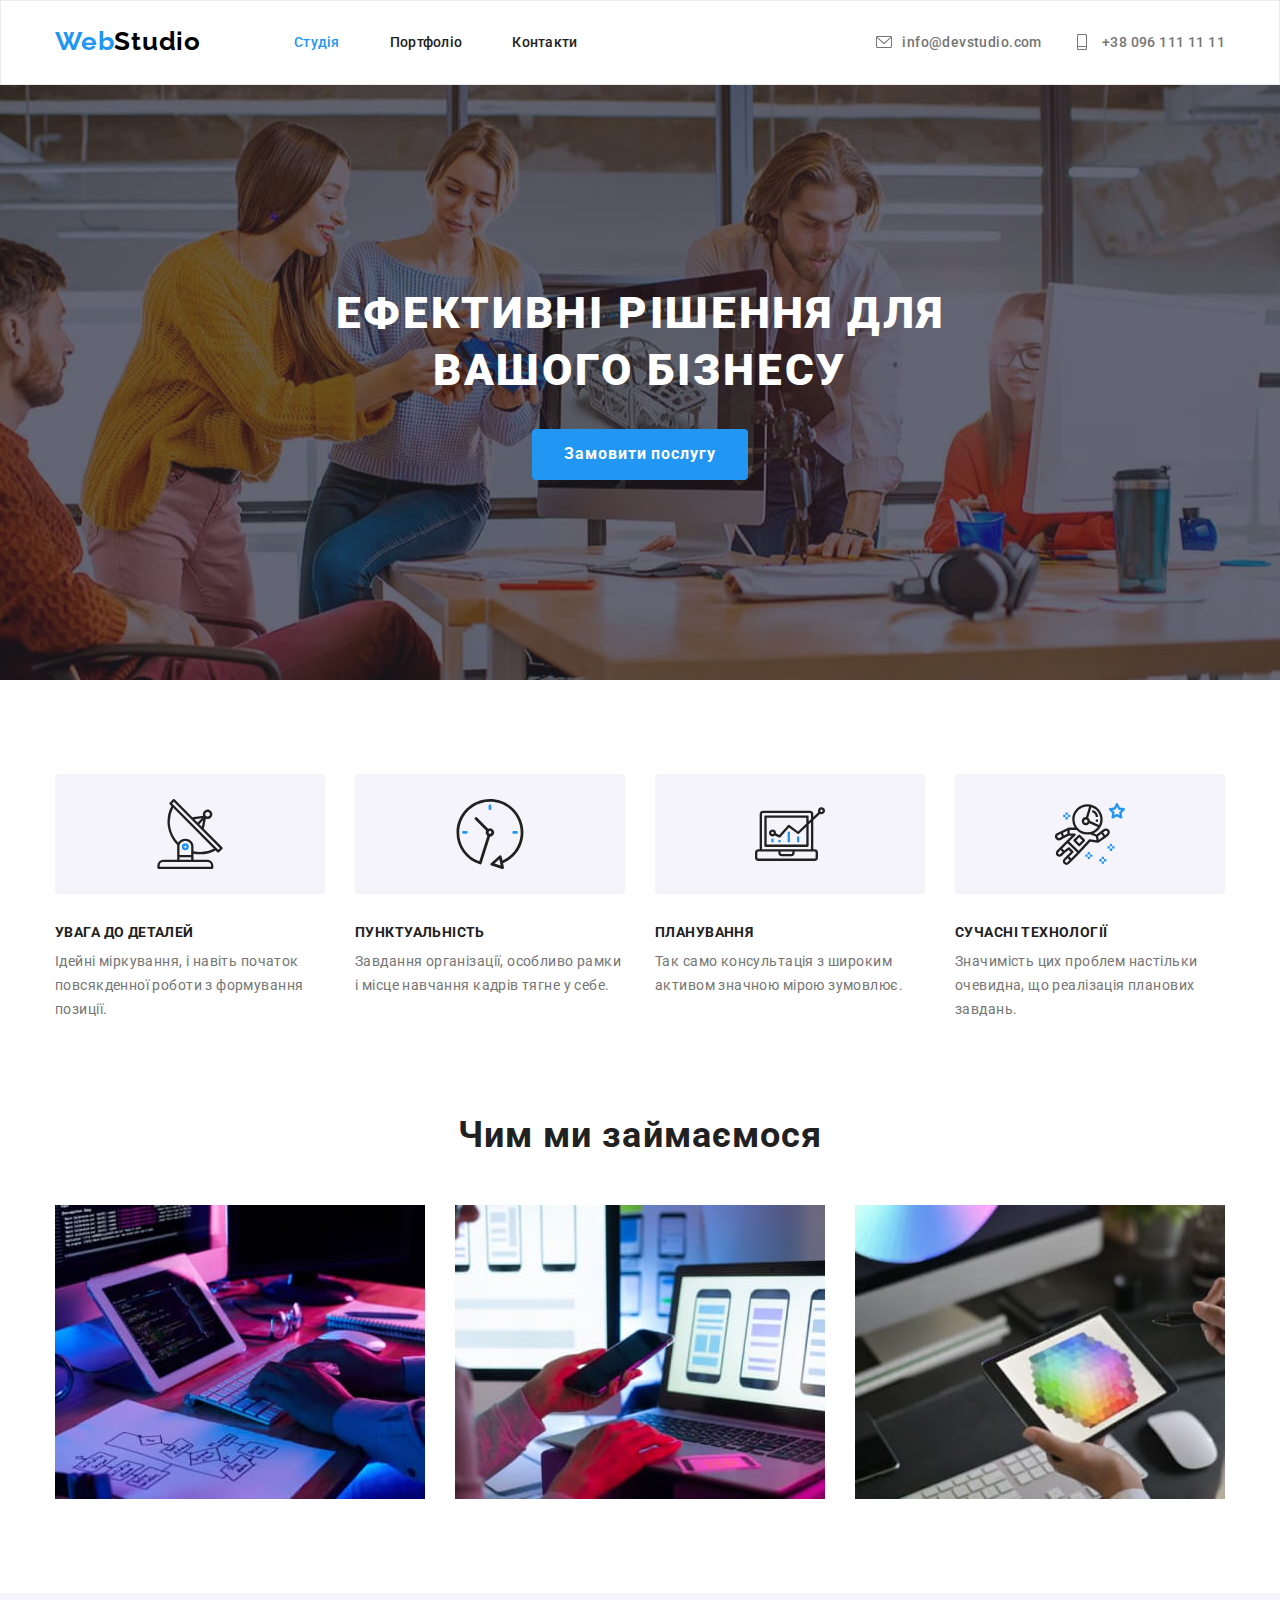
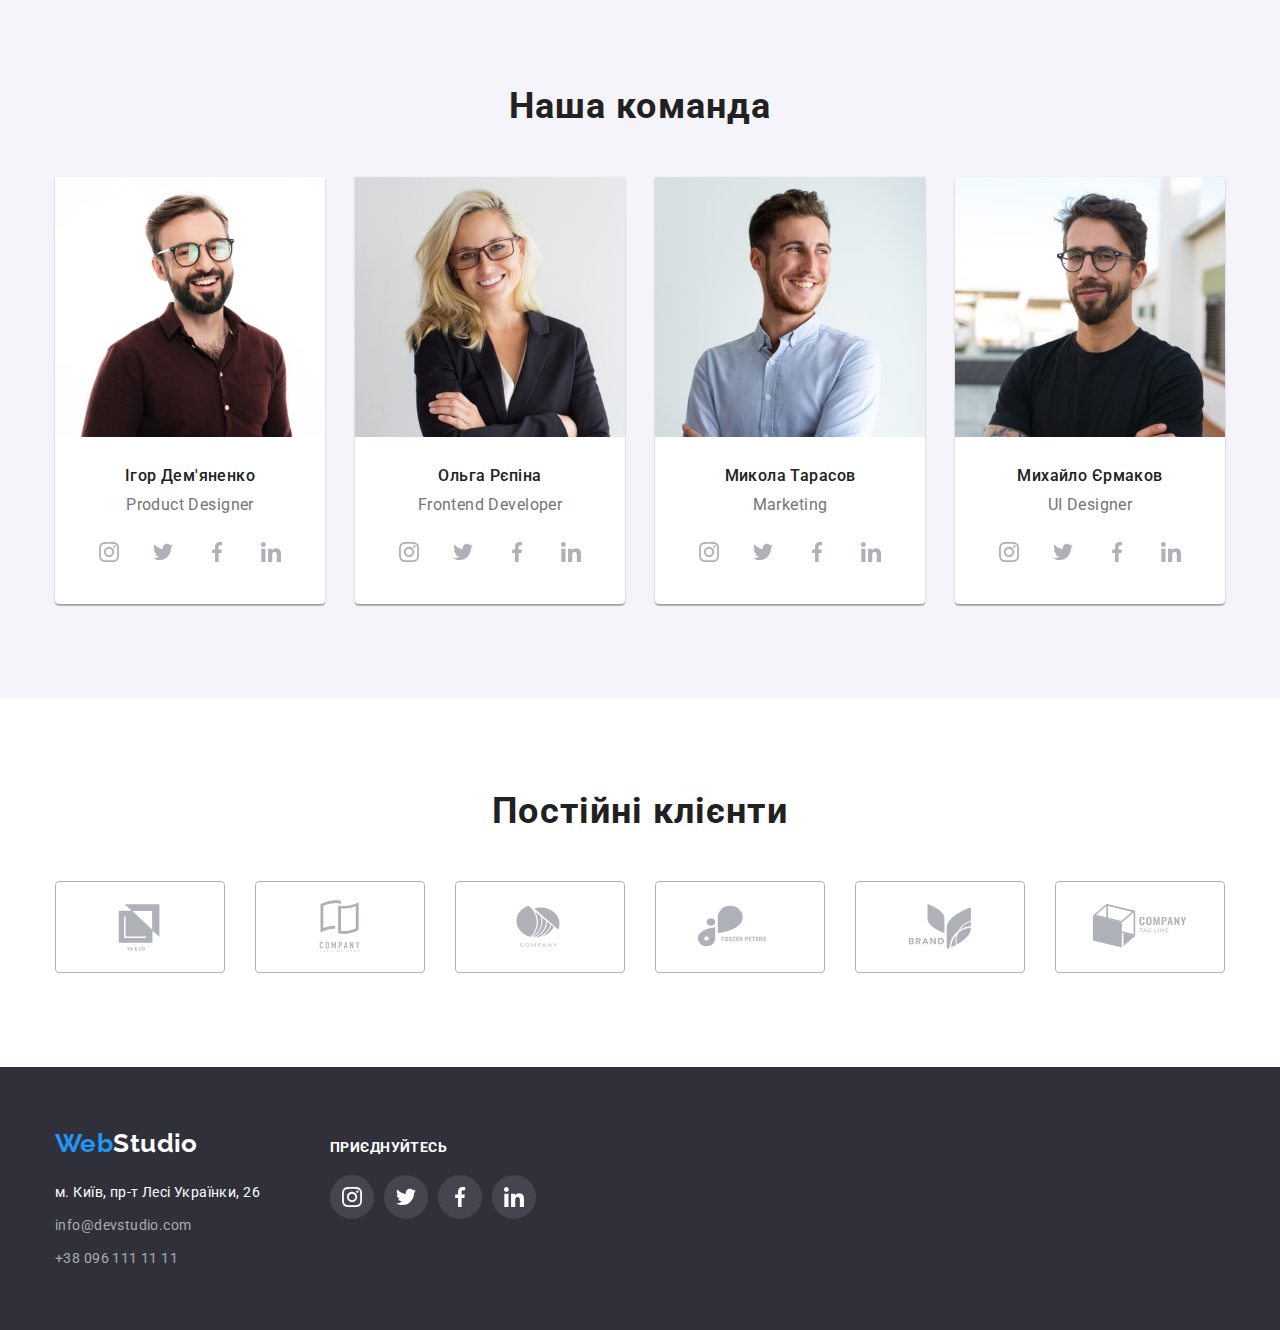
<file: index.html>
<!DOCTYPE html>
<html lang="en">
<head>
	<meta charset="UTF-8">
	<meta http-equiv="X-UA-Compatible" content="IE=edge">
	<meta name="viewport" content="width=device-width, initial-scale=1.0">
	<title>WebStudio</title>

	<link rel="preconnect" href="https://fonts.googleapis.com">
   <link rel="preconnect" href="https://fonts.gstatic.com" crossorigin>
   <link href="https://fonts.googleapis.com/css2?family=Raleway:wght@700&family=Roboto:wght@400;500;700;900&display=swap" rel="stylesheet">

	<link rel="stylesheet" href="https://cdnjs.cloudflare.com/ajax/libs/modern-normalize/1.1.0/modern-normalize.min.css">
	<link rel="stylesheet" href="./css/styles.css">
</head>

<body>
	<header class="header">
		<div class="conteiner header-conteiner">
			<a href="index.html" class="header-logo"> <span class="logo-web">Web</span>Studio</a>
		<nav class="nav">
			<ul class="navigation-list">
				<li> <a class="header-link current" href="./index.html">Студія</a></li>
				<li> <a class="header-link" href="./portfolio.html">Портфоліо</a></li>
				<li> <a class="header-link" href="#">Контакти</a></li>
			</ul>
		</nav>
				<ul class="header-contact">
					<li>
						<a class="header-mail-tel" href="mailto:info@devstudio.com">
							<svg class="header-icon" width="16" height="16">
								<use href="./images/social-item/symbol-defs.svg#icon-mail"> </use>
							</svg>
							info@devstudio.com</a></li>
					<li>
						<a class="header-mail-tel" href="tel:+380961111111" >
							<svg class="header-icon" width="20" height="16">
								<use href="./images/social-item/symbol-defs.svg#icon-tel"> </use>
							</svg>
							+38 096 111 11 11</a></li>
				</ul>
			
		</div>
			</header>


	<main>
	<section class="hero-section">
		<div class="conteiner hero-wrapper">
		<h1 class="hero-title">Ефективні рішення для <br> вашого бізнесу</h1>
		<button type="button" class="hero-button">Замовити послугу</button>
	</div>
	</section>

<section class="advantages">
	<div class="conteiner advantages-wrapper">
		<h2 class="visually-hidden">Наші переваги</h2>
<ul class="list-items">
		<li class="list-text"> 
			   <div class="div-icon">
					<svg class="icon-up" width="70" height="70">
						<use href="./images/social-item/symbol-defs.svg#icon-antenna"> </use>
						</svg>
				</div>
			<h3 class="post-title">УВАГА ДО ДЕТАЛЕЙ</h3>
	      <p class="paragraf-one">Ідейні міркування, і навіть початок повсякденної роботи з формування позиції.</p>
		</li>
		<li class="list-text"> 
			  <div class="div-icon">
				<svg class="icon-up" width="70" height="70">
				   <use href="./images/social-item/symbol-defs.svg#icon-clock"> </use>
			   </svg>
			  </div>
			<h3 class="post-title">ПУНКТУАЛЬНІСТЬ</h3>
         <p class="paragraf-one">Завдання організації, особливо рамки і місце навчання кадрів тягне у себе.</p>
	   </li>
	   <li class="list-text"> 
		   	<div class="div-icon">
					<svg class="icon-up" width="70" height="70">
						<use href="./images/social-item/symbol-defs.svg#icon-diagram"> </use>
					</svg>
				</div>
		   <h3 class="post-title">ПЛАНУВАННЯ</h3>
   	   <p class="paragraf-one">Так само консультація з широким активом значною мірою зумовлює.</p>
	   </li>
	   <li class="list-text"> 
		   	<div class="div-icon">
					   <svg class="icon-up" width="70" height="70">
						<use href="./images/social-item/symbol-defs.svg#icon-astronaut"> </use>
					</svg>
				</div>
			<h3 class="post-title">СУЧАСНІ ТЕХНОЛОГІЇ</h3>
   	   <p class="paragraf-one">Значимість цих проблем настільки очевидна, що реалізація планових завдань.</p>
      </li>
	</ul>
	</div>
</section>

<section class="field-of-activity">
	<div class="conteiner">
	<h2 class="title-secondary">Чим ми займаємося</h2>
	<ul class="img-conteiner">
	   <li><img src="./images/workone.jpg" alt="Десктопні додатки" width="370" height="294"></li>
   	<li><img src="./images/worktwo.jpg" alt="Мобільні додатки" width="370" height="294"></li>
   	<li><img src="./images/workthree.jpg" alt="Дизайнерські рішення" width="370" height="294"></li>
   </ul>
	</div>
</section>

<section class="our-team">
	<div class="conteiner">
	<h2 class="title-secondary title-padding">Наша команда</h2>
	<div class="conteiner-team">
	<ul class="list-team">
		<li class="team">
				<img src="./images/ІгорДемяненко.jpg" alt="Ігор Дем'яненко" width="270">
				 <div class="team-text">
					<h3 class="name">Ігор Дем'яненко</h3> 
				   <p class="profesion">Product Designer</p>
					<ul class="list-team-icons">
					     <li class="lilili">
						<a class="link-icon" href="https://www.instagram.com/">
							<svg class="icon" width="20" height="20">
								<use href="./images/social-item/symbol-defs.svg#icon-instagram"> </use>
							</svg>
						</a>
					</li>
					<li>
						<a class="link-icon" href="">
							<svg class="icon" width="20" height="20">
								<use href="./images/social-item/symbol-defs.svg#icon-twitter"> </use>
							</svg>
						</a>
					</li>
               <li>
						<a class="link-icon" href="">
							<svg class="icon" width="20" height="20">
								<use href="./images/social-item/symbol-defs.svg#icon-facebook"> </use>
							</svg>
						</a>
					</li>
               <li>
						<a class="link-icon" href="">
							<svg class="icon" width="20" height="20">
								<use href="./images/social-item/symbol-defs.svg#icon-linkedin"> </use>
							</svg>
						</a>
					</li>
				</ul>
				 </div>
		</li>
		
		<li class="team">
				<img src="./images/ОльгаРєпіна.jpg" alt="Ольга Рєпіна" width="270">
				<div class="team-text">
					<h3 class="name">Ольга Рєпіна</h3> 
					<p class="profesion">Frontend Developer</p>
					<ul class="list-team-icons">
						<li class="lilili">
							<a class="link-icon" href="https://www.instagram.com/">
								<svg class="icon" width="20" height="20">
									<use href="./images/social-item/symbol-defs.svg#icon-instagram"> </use>
								</svg>
							</a>
						</li>
						<li>
							<a class="link-icon" href="">
								<svg class="icon" width="20" height="20">
									<use href="./images/social-item/symbol-defs.svg#icon-twitter"> </use>
								</svg>
							</a>
						</li>
						<li>
							<a class="link-icon" href="">
								<svg class="icon" width="20" height="20">
									<use href="./images/social-item/symbol-defs.svg#icon-facebook"> </use>
								</svg>
							</a>
						</li>
						<li>
							<a class="link-icon" href="">
								<svg class="icon" width="20" height="20">
									<use href="./images/social-item/symbol-defs.svg#icon-linkedin"> </use>
								</svg>
							</a>
						</li>
					</ul>
				</div>
			
		</li>
		<li class="team">
				<img src="./images/МиколаТарасов.jpg" alt="Микола Тарасов" width="270">
				 <div class="team-text">
					<h3 class="name">Микола Тарасов</h3> 
				   <p class="profesion">Marketing</p>
					<ul class="list-team-icons">
						<li class="lilili">
							<a class="link-icon" href="https://www.instagram.com/">
								<svg class="icon" width="20" height="20">
									<use href="./images/social-item/symbol-defs.svg#icon-instagram"> </use>
								</svg>
							</a>
						</li>
						<li>
							<a class="link-icon" href="">
								<svg class="icon" width="20" height="20">
									<use href="./images/social-item/symbol-defs.svg#icon-twitter"> </use>
								</svg>
							</a>
						</li>
						<li>
							<a class="link-icon" href="">
								<svg class="icon" width="20" height="20">
									<use href="./images/social-item/symbol-defs.svg#icon-facebook"> </use>
								</svg>
							</a>
						</li>
						<li>
							<a class="link-icon" href="">
								<svg class="icon" width="20" height="20">
									<use href="./images/social-item/symbol-defs.svg#icon-linkedin"> </use>
								</svg>
							</a>
						</li>
					</ul>
				 </div>
		</li>
		<li class="team">
				<img src="./images/МихайлоЄрмаков.jpg" alt="Михайло Єрмаков" width="270">
				 <div class="team-text">
					<h3 class="name">Михайло Єрмаков</h3>  
				   <p class="profesion">UI Designer</p>
					<ul class="list-team-icons">
						<li class="lilili">
							<a class="link-icon" href="https://www.instagram.com/">
								<svg class="icon" width="20" height="20">
									<use href="./images/social-item/symbol-defs.svg#icon-instagram"> </use>
								</svg>
							</a>
						</li>
						<li>
							<a class="link-icon" href="">
								<svg class="icon" width="20" height="20">
									<use href="./images/social-item/symbol-defs.svg#icon-twitter"> </use>
								</svg>
							</a>
						</li>
						<li>
							<a class="link-icon" href="">
								<svg class="icon" width="20" height="20">
									<use href="./images/social-item/symbol-defs.svg#icon-facebook"> </use>
								</svg>
							</a>
						</li>
						<li>
							<a class="link-icon" href="">
								<svg class="icon" width="20" height="20">
									<use href="./images/social-item/symbol-defs.svg#icon-linkedin"> </use>
								</svg>
							</a>
						</li>
					</ul>
				 </div>
			
		</li>
	</ul>
</div>
</div>
</section>

<section class="client">
	<h2 class="title-secondary title-padding">Постійні клієнти</h2>
	<ul class="client-list">
		<li class="client-company">
			<a class="link-client" href="">
				<svg class="icon-company" width="106" height="60">
					<use href="./images/social-item/symbol-defs.svg#icon-company-1"> </use>
				</svg>
			</a>
		</li>
		<li class="client-company">
			<a class="link-client" href="">
				<svg class="icon-company" width="106" height="60">
					<use href="./images/social-item/symbol-defs.svg#icon-company-2"> </use>
				</svg>
			</a>
		</li>
		<li class="client-company">
			<a class="link-client" href="">
				<svg class="icon-company" width="106" height="60">
					<use href="./images/social-item/symbol-defs.svg#icon-company-3"> </use>
				</svg>
			</a>
		</li>
		<li class="client-company">
			<a class="link-client" href="">
				<svg class="icon-company" width="106" height="60">
					<use href="./images/social-item/symbol-defs.svg#icon-company-4"> </use>
				</svg>
			</a>
		</li>
		<li class="client-company">
			<a class="link-client" href="">
				<svg class="icon-company" width="106" height="60">
					<use href="./images/social-item/symbol-defs.svg#icon-company-5"> </use>
				</svg>
			</a>
		</li>
		<li class="client-company">
			<a class="link-client" href="">
				<svg class="icon-company" width="106" height="60">
					<use href="./images/social-item/symbol-defs.svg#icon-company-6"> </use>
				</svg>
			</a>
		</li>
		
	</ul>
</section>


	</main>

	<footer class="footer">

		<div class="conteiner footer-wrapper">
			<address>
			<div class="footer-logo">
				<a class="footer-logo" href="index.html"> 
					<span class="footer-web">Web</span>Studio
				</a>
			</div>
			
			<ul>
			<li class="footer-location"> 
				<a class="footer-location" href="https://goo.gl/maps/KPhSYEdFBXfdf23w7" target="«_blank»" rel="«noopener»">м. Київ, пр-т
					Лесі Українки, 26 </a>
			</li>
			<li class="footer-contact footer-mail">
				<a class="footer-contact" href="mailto:info@devstudio.com">info@devstudio.com</a>
			</li>
			<li class="footer-contact">
				<a class="footer-contact" href="tel:+380961111111">+38 096 111 11 11</a>
			</li>
		 </ul>
	</address>


   <div class="footer-conteiner">
		<p class="text-footer">Приєднуйтесь</p>
	<ul class="list-team-icons-footer">
		<li>
			<a class="link-icon-footer" href="https://www.instagram.com/">
				<svg class="icon-footer" width="20" height="20">
					<use href="./images/social-item/symbol-defs.svg#icon-instagram"> </use>
				</svg>
			</a>
		</li>
		<li>
			<a class="link-icon-footer" href="">
				<svg class="icon-footer" width="20" height="20">
					<use href="./images/social-item/symbol-defs.svg#icon-twitter"> </use>
				</svg>
			</a>
		</li>
		<li>
			<a class="link-icon-footer" href="">
				<svg class="icon-footer" width="20" height="20">
					<use href="./images/social-item/symbol-defs.svg#icon-facebook"> </use>
				</svg>
			</a>
		</li>
		<li>
			<a class="link-icon-footer" href="">
				<svg class="icon-footer" width="20" height="20">
					<use href="./images/social-item/symbol-defs.svg#icon-linkedin"> </use>
				</svg>
			</a>
		</li>
	</ul>
	</div>
</div>
	</footer>

</body>
</html>
</file>
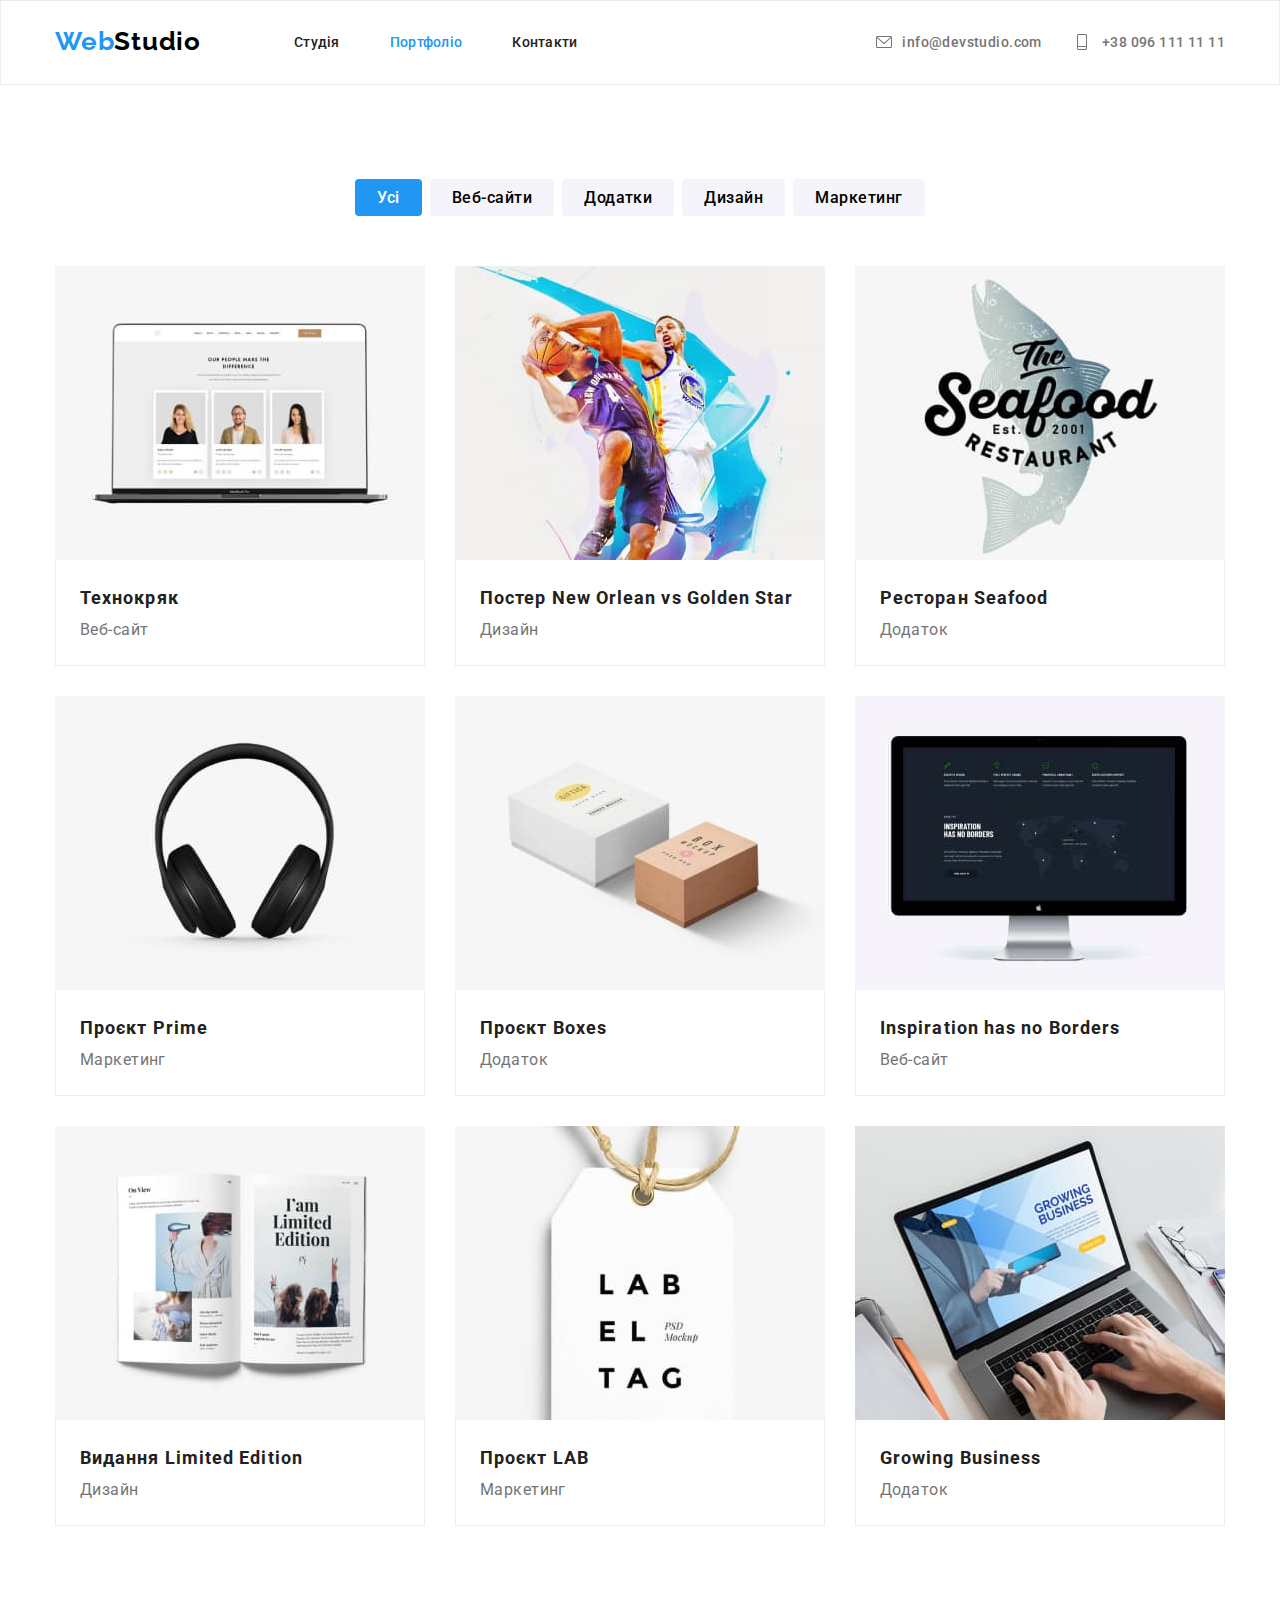
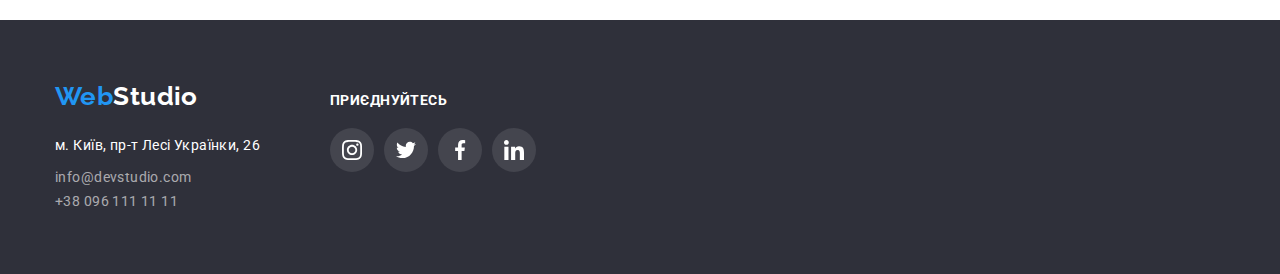
<file: portfolio.html>
<!DOCTYPE html>
<html lang="en">
<head>
	<meta charset="UTF-8">
	<meta http-equiv="X-UA-Compatible" content="IE=edge">
	<meta name="viewport" content="width=device-width, initial-scale=1.0">
	<title>Portfolio</title>

	<link rel="preconnect" href="https://fonts.googleapis.com">
   <link rel="preconnect" href="https://fonts.gstatic.com" crossorigin>
   <link href="https://fonts.googleapis.com/css2?family=Raleway:wght@700&family=Roboto:wght@400;500;700;900&display=swap" rel="stylesheet">


	<link rel="stylesheet" href="https://cdnjs.cloudflare.com/ajax/libs/modern-normalize/1.1.0/modern-normalize.min.css">
	<link rel="stylesheet" href="./css/styles.css">
</head>
<body>
	<header class="header">
		<div class="conteiner header-conteiner">
			<a href="index.html" class="header-logo"> <span class="logo-web">Web</span>Studio</a>
		<nav class="nav">
			<ul class="navigation-list">
				<li> <a class="header-link" href="./index.html">Студія</a></li>
				<li> <a class="header-link current" href="./portfolio.html">Портфоліо</a></li>
				<li> <a class="header-link" href="#">Контакти</a></li>
			</ul>
		</nav>
				<ul class="header-contact">
					<li>
						<a class="header-mail-tel" href="mailto:info@devstudio.com">
							<svg class="header-icon" width="16" height="16">
								<use href="./images/social-item/symbol-defs.svg#icon-mail"> </use>
							</svg>
							info@devstudio.com</a></li>
					<li>
						<a class="header-mail-tel" href="tel:+380961111111" >
							<svg class="header-icon" width="20" height="16">
								<use href="./images/social-item/symbol-defs.svg#icon-tel"> </use>
							</svg>
							+38 096 111 11 11</a></li>
				</ul>
			
		</div>
			</header>

	<main>
<section class="portfolio-conteiner">
	<div class="conteiner">
		<h2 class="visually-hidden">Наше портфоліо</h2>
	<ul class="comunication-button navigation-portfolio">
		<li><button type="button" class="filter-bottons current">Усі</button></li>
		<li><button type="button" class="filter-bottons">Веб-сайти</button></li>
		<li><button type="button" class="filter-bottons">Додатки</button></li>
		<li><button type="button" class="filter-bottons">Дизайн</button></li>
		<li><button type="button" class="filter-bottons">Маркетинг</button></li>
	</ul>

<ul class="list-port">
	<li class="portfolio">
		<a class="link-portfolio" href="">
	      <img src="./images/krak.jpg" alt="Технокряк" width="370" height="294">
         <div class="title-projeck">
		      <h3 class="title">Технокряк</h3>
		      <p class="title-secondary-two">Веб-сайт</p>
	      </div> 
      </a>
   </li>
	<li class="portfolio">
		<a class="link-portfolio" href="">
		<img src="./images/star.jpg" alt="Постер New Orlean vs Golden Star" width="370" height="294">
		<div class="title-projeck">
			<h3 class="title">Постер New Orlean vs Golden Star</h3>
		<p class="title-secondary-two">Дизайн</p>
		</div>
	</a>
	</li>
	<li class="portfolio">
		<a class="link-portfolio" href="">
	<img src="./images/seafood.jpg" alt="Ресторан Seafood" width="370" height="294">
	<div class="title-projeck">
		<h3 class="title">Ресторан Seafood</h3>
	<p class="title-secondary-two">Додаток</p>
	</div>
</a>
</li>
	<li class="portfolio">
		<a class="link-portfolio" href="">
		<img src="./images/prime.jpg" alt="Проєкт Prime" width="370" height="294">
		<div class="title-projeck">
			<h3 class="title">Проєкт Prime</h3>
		<p class="title-secondary-two">Маркетинг</p>
		</div>
	</a>
	</li>
	<li class="portfolio">
		<a class="link-portfolio" href="">
		<img src="./images/boxes.jpg" alt="Проєкт Boxes" width="370" height="294">
		<div class="title-projeck">
			<h3 class="title">Проєкт Boxes</h3>
		<p class="title-secondary-two">Додаток</p>
		</div>
	</a>
	</li>
	<li class="portfolio">
		<a class="link-portfolio" href="">
		<img src="./images/borders.jpg" alt="Inspiration has no Borders" width="370" height="294">
		<div class="title-projeck">
			<h3 class="title">Inspiration has no Borders</h3>
		<p class="title-secondary-two">Веб-сайт</p>
		</div>
	</a>
	</li>
	<li class="portfolio">
		<a class="link-portfolio" href="">
		<img src="./images/limitededition.jpg" alt="Видання Limited Edition" width="370" height="294">
		<div class="title-projeck">
			<h3 class="title">Видання Limited Edition</h3>
		<p class="title-secondary-two">Дизайн</p>
		</div>
	</a>
	</li>
	<li class="portfolio">
		<a class="link-portfolio" href="">
		<img src="./images/projectlab.jpg" alt="Проєкт LAB" width="370" height="294">
		<div class="title-projeck">
			<h3 class="title">Проєкт LAB</h3>
		<p class="title-secondary-two">Маркетинг</p>
		</div>
	</a>
	</li>

	<li class="portfolio">
		<a class="link-portfolio" href="">
		<img src="./images/growingbusiness.jpg" alt="Growing Business" width="370" height="294">
		<div class="title-projeck">
			<h3 class="title">Growing Business</h3>
		<p class="title-secondary-two">Додаток</p>
		</div>
	</a>
	</li>
</ul>
</div>
</section>

</main>

<footer class="footer">

	<div class="conteiner footer-wrapper">
		<address>
		<div class="footer-logo">
			<a class="footer-logo" href="index.html"> 
				<span class="footer-web">Web</span>Studio
			</a>
		</div>
		
		<ul>
		<li class="footer-location"> 
			<a class="footer-location" href="https://goo.gl/maps/KPhSYEdFBXfdf23w7" target="«_blank»" rel="«noopener»">м. Київ, пр-т
				Лесі Українки, 26 </a>
		</li>
		<li class="footer-contact">
			<a class="footer-contact" href="mailto:info@devstudio.com">info@devstudio.com</a>
		</li>
		<li class="footer-contact">
			<a class="footer-contact" href="tel:+380961111111">+38 096 111 11 11</a>
		</li>
	 </ul>
</address>


<div class="footer-conteiner">
	<p class="text-footer">Приєднуйтесь</p>
<ul class="list-team-icons-footer">
	<li>
		<a class="link-icon-footer" href="https://www.instagram.com/">
			<svg class="icon-footer" width="20" height="20">
				<use href="./images/social-item/symbol-defs.svg#icon-instagram"> </use>
			</svg>
		</a>
	</li>
	<li>
		<a class="link-icon-footer" href="">
			<svg class="icon-footer" width="20" height="20">
				<use href="./images/social-item/symbol-defs.svg#icon-twitter"> </use>
			</svg>
		</a>
	</li>
	<li>
		<a class="link-icon-footer" href="">
			<svg class="icon-footer" width="20" height="20">
				<use href="./images/social-item/symbol-defs.svg#icon-facebook"> </use>
			</svg>
		</a>
	</li>
	<li>
		<a class="link-icon-footer" href="">
			<svg class="icon-footer" width="20" height="20">
				<use href="./images/social-item/symbol-defs.svg#icon-linkedin"> </use>
			</svg>
		</a>
	</li>
</ul>
</div>
</div>
</footer>
	
</body>
</html>
</file>
<file: css/styles.css>
:root{
	--color-brand: #2196F3;
	--color-background: #F5F5F5;
	--color-background-brand: #2F303A;
	--color-background-header: #ECECEC;
	--color-primary: #212121;
	--color-secondary: #757575; 
   --color-action: #2196F3;
	--color-white: #ffffff;
	--color-black: #000000;
	--color-button: #F5F4FA;
	--color-footer-contact: rgba(255, 255, 255, 0.6);
}

body{
	font-size: 14px;
	letter-spacing: 0.03em;
	color: var(--color-primary);
   font-family: 'Roboto', sans-serif;
}


ul { 
   list-style: none;
	padding:0px;
	margin: 0px; 
}

img{
	display: block;
	max-width: 100%;
	height: auto;
}
h1,
h2,
h3,
h4{
	margin: 0;
}

p{
	margin: 0;
}

.conteiner{
	width: 1200px;
	padding: 0 15px;
	margin: 0 auto;
}


/*-----------------------------------*/
/* ------------HEADER-------------- */
/*-----------------------------------*/
.header{
	border: 1px solid rgba(236, 236, 236, 1)	;
}

.header-conteiner{
	display: flex;
   align-items: center;
}

.navigation-list{
	display: flex;
	gap: 50px;
	align-items: center;
}

.header-logo{
	font-weight: 700;
	font-size: 26px;
	line-height: 1.3;
	letter-spacing: 0.03em;
	margin-right: 93px;
	padding-top: 24px;
	padding-bottom: 25px;

	color: var(--color-black);
	text-decoration: none;
	font-family: 'Raleway', sans-serif;
}

.nav{
	margin-right: auto;
}

.logo-web{
	color: var(--color-brand);
}

.header-link{
	font-weight: 500;
	line-height: 1.1;
	letter-spacing: 0.02em;
	padding-top: 32px;
	padding-bottom: 32px;


	color: var(--color-primary);

   text-decoration: none;
	display: block;
}

.header-link:hover,
.header-link:focus{
	color: var(--color-brand);
}

.header-link.current{
	color: var(--color-brand);
}

.contact-conteiner{
	display: flex;
	gap: 50px;
}

.header-contact{
	display: flex;
	gap: 30px;
}

.header-icon{
	fill: #757575;
}

.header-mail-tel{
	font-weight: 500;
	line-height: 1.3;
	color: var(--color-secondary);
	text-decoration: none;
	padding-top: 32px;
	padding-bottom: 32px;
	display:flex;
   align-items:center;
	gap: 10px;
}

.header-mail-tel:hover,
.header-mail-tel:focus{
	color: var(--color-brand);
}

.header-mail-tel:hover > .header-icon,
.header-mail-tel:focus > .header-icon{
	fill: var(--color-brand);
}


/*-----------------------------------*/
/* --------------MAIN----------------*/
/*-----------------------------------*/


/*-----------------------------------*/
/* -------------ГЕРОЙ--------------- */
/*-----------------------------------*/
.hero-section{
	background-color: var(--color-background-brand);
	background-image: linear-gradient( rgba(47, 48, 58, 0.4), rgba(47, 48, 58, 0.4) ), url(../images/back-img.jpg);
	padding-top: 200px;
	padding-bottom: 200px;
	background-position: center;
	max-width: 1600px;
	margin-left: auto;
	margin-right: auto;
	
}


.hero-title{
	font-weight: 900;
	font-size: 44px;
	line-height: 1.3;
	letter-spacing: 0.06em;
	padding-bottom: 30px;

	color: var(--color-white);

	text-align: center;
	text-transform: uppercase;
}

.hero-button{
	font-weight: 700;
	font-size: 16px;
	line-height: 1.8;
	letter-spacing: 0.06em;
	border-radius: 4px;
	padding: 11px 32px;

	color: var(--color-white);
	background-color: var(--color-action);

	cursor: pointer;
	border: none;	
	font-family: inherit;
	margin: 0 auto;
	display: block;
}

.hero-button:hover,
.hero-button:focus{
	background-color: #188CE8;
}

/*-----------------------------------*/
/* ----------НАШІ ПЕРЕВАГИ---------- */
/*-----------------------------------*/

.advantages{
	padding: 94px 0px;
}


.list-items{
	display: flex;
	gap: 30px;
}



.post-title {
	font-weight: 700;
	line-height: 1.17;
	margin-bottom: 10px;
	font-size: 14px;
}

.paragraf-one{
	font-weight: 400;
	line-height: 1.7;
	color: var(--color-secondary);
}

.list-text{
	width: 270px;
}

.div-icon{
	background: #F5F4FA;
   border-radius: 4px;
	margin-bottom: 30px;
	width: 270px;
	height: 120px;
	display: flex;
	align-items: center;
	justify-content: center;
}

/*-----------------------------------*/
/* --------Чим ми займаємося-------- */
/*-----------------------------------*/

.field-of-activity{
	padding-bottom: 94px;
}

.img-conteiner{
	display: flex;
	gap: 30px;
}

.title-secondary{
	font-weight: 700;
	font-size: 36px;
	line-height: 1.1;
	padding-bottom: 50px;
	letter-spacing: 0.03em;
	text-align: center;
}

/*-----------------------------------*/
/* -------------TEAM---------------- */
/*-----------------------------------*/

.our-team{
	background-color: var(--color-button);
	min-height: 648px;
	padding-top: 94px;
	padding-bottom: 94px;
}

.list-team{
   display: flex;
   gap: 30px;
}

.team{
	background-color: var(--color-white);
	box-shadow: 0px 1px 3px rgba(0, 0, 0, 0.12), 0px 1px 1px rgba(0, 0, 0, 0.14), 0px 2px 1px rgba(0, 0, 0, 0.2);
   border-radius: 0px 0px 4px 4px;
	text-align: center;
	width: 270px;
	margin: 0 auto;
}

.name{
	font-weight: 500;
	font-size: 16px;
	line-height: 1.1;
	padding-bottom: 10px;
}

.profesion{
	font-weight: 400;
	font-size: 16px;
	line-height: 1.2;
	color: var(--color-secondary);
	padding-bottom: 16px;
}

.team-text{
	padding-top: 30px;
	padding-bottom: 30px;
}



.list-team-icons{
	display: flex;
	gap: 10px;
	justify-content: center;
}

.icon{
	fill: #AFB1B8;
}

.link-icon{
	width: 44px;
	height: 44px;
	border-radius: 50%;
	background-color: var(--color-white);
	display: flex;
	align-items: center;
	justify-content: center;
}

.link-icon:hover,
.link-icon:focus{
	width: 44px;
	height: 44px;
	border-radius: 50%;
	background-color: var(--color-action);
	display: flex;
}


.link-icon:hover > .icon,
.link-icon:focus > .icon{
	fill: var(--color-white);
}



/*-----------------------------------*/
/* -------------CLIENT---------------- */
/*-----------------------------------*/
.client{
	padding-bottom: 94px;
	padding-top: 94px;
}

.client-list{
	display: flex;
	gap: 30px;
	justify-content: center;
}

.client-company{
	width: 170px;
	height: 92px;
	border: 1px solid #AFB1B8;
   border-radius: 4px;
}

.client-company:hover,
.client-company:focus{
	border-color: var(--color-action);
}

.link-client{
	width: 100%;
	height: 100%;
	display: flex;
	align-items: center;
	justify-content: center;
}

.icon-company{
	fill: rgba(175, 177, 184, 1);
}

.link-client:hover > .icon-company,
.link-client:focus > .icon-company{
	fill: var(--color-action);
}

/*-----------------------------------*/
/*------------PORTFOLIO--------------*/
/*-----------------------------------*/

.navigation-portfolio{
	display: flex;
	gap: 8px;
	justify-content: center;
}

.comunication-button{
	padding-top: 94px;
   padding-bottom: 50px;
}

.filter-bottons{
	font-weight: 500;
	font-size: 16px;
	line-height: 1.6;
	letter-spacing: 0.03em;
	padding: 6px 22px;
	border-radius: 4px;

	background-color: var(--color-button);
	font-family: inherit;
	font-family: 'Roboto', sans-serif;
	cursor: pointer;
	border: none;
}

.filter-bottons:hover,
.filter-bottons:focus{
	background-color: var(--color-brand);
	color: var(--color-white);
	box-shadow: 0px 3px 1px rgba(0, 0, 0, 0.1), 0px 1px 2px rgba(0, 0, 0, 0.08), 0px 2px 2px rgba(0, 0, 0, 0.12);
   border-radius: 4px;
}

.filter-bottons.current{
	background-color: var(--color-brand);
	color: var(--color-white);
}

.list-port{
	display: flex;
	flex-wrap: wrap;
	gap: 30px;
	padding-bottom: 94px;
}

.portfolio{
	width: 370px;
}

.link-portfolio{
	display: block;
	text-decoration: none;
}

.portfolio:hover,
.portfolio:focus{
	box-shadow: 0px 1px 1px rgba(0, 0, 0, 0.12), 0px 4px 4px rgba(0, 0, 0, 0.06), 1px 4px 6px rgba(0, 0, 0, 0.16);
}

.title-projeck{
	border: 1px solid #EEEEEE;
	border-top: none;
	padding: 20px 24px;
}
.title{
	font-weight: 700;
	font-size: 18px;
	line-height: 2;
	letter-spacing: 0.06em;
	color: var(--color-primary);
}

.title-secondary-two{
	font-weight: 400;
   font-size: 16px;
   line-height: 1.8;
	color: var(--color-secondary);
}


/*-----------------------------------*/
/* ------------FOOTER--------------- */
/*-----------------------------------*/

.footer{
	letter-spacing: 0.03em;
	background-color: var(--color-background-brand);
	padding: 60px 0px;
}

.footer-wrapper{
	display: flex;
	gap: 70px;
	align-items: baseline;
}


.footer-logo{
	font-weight: 700;
	font-size: 26px;
	line-height: 1.3;
	margin-bottom: 20px;

	color: var(--color-white);

	font-family: 'Raleway', sans-serif;
	text-decoration: none;
	font-style: normal;
}

.text-footer{
	font-weight: 700;
   font-size: 14px;
   line-height: 16px;
   letter-spacing: 0.03em;
   text-transform: uppercase;
   color: var(--color-white);
	margin-bottom: 20px;
}

.footer-web{
	color: var(--color-brand);
}

.footer-location{
	font-weight: 400;
	line-height: 1.7;
	margin-bottom: 9px;
	color: var(--color-white);
	

	text-decoration: none;
	font-style: normal;

}

.footer-mail{
	margin-bottom: 9px;
}

.footer-contact{
	font-weight: 400;
	line-height: 1.7;
	color: var(--color-footer-contact);
	text-decoration: none;
	font-style: normal;
}

.footer-contact:hover,
.footer-contact:focus{
	color: var(--color-brand);
}


.list-team-icons-footer{
	display: flex;
	gap: 10px;
}

.icon-footer{
	fill: var(--color-white);
}

.link-icon-footer{
	width: 44px;
	height: 44px;
	border-radius: 50%;
	background-color: rgba(255, 255, 255, 0.1);
	display: flex;
	align-items: center;
	justify-content: center;
}

.link-icon-footer:hover,
.link-icon-footer:focus{
	width: 44px;
	height: 44px;
	border-radius: 50%;
	background-color: var(--color-action);
	display: flex;
}


/*-----------------------------------*/
/* ------------HIDDEN--------------- */
/*-----------------------------------*/

.visually-hidden {
	position: absolute;
	 white-space: nowrap;
	 width: 1px;
	 height: 1px;
	 overflow: hidden;
	 border: 0;
	 padding: 0;
	 clip: rect(0 0 0 0);
	 clip-path: inset(50%);
	 margin: -1px;
  }
</file>
